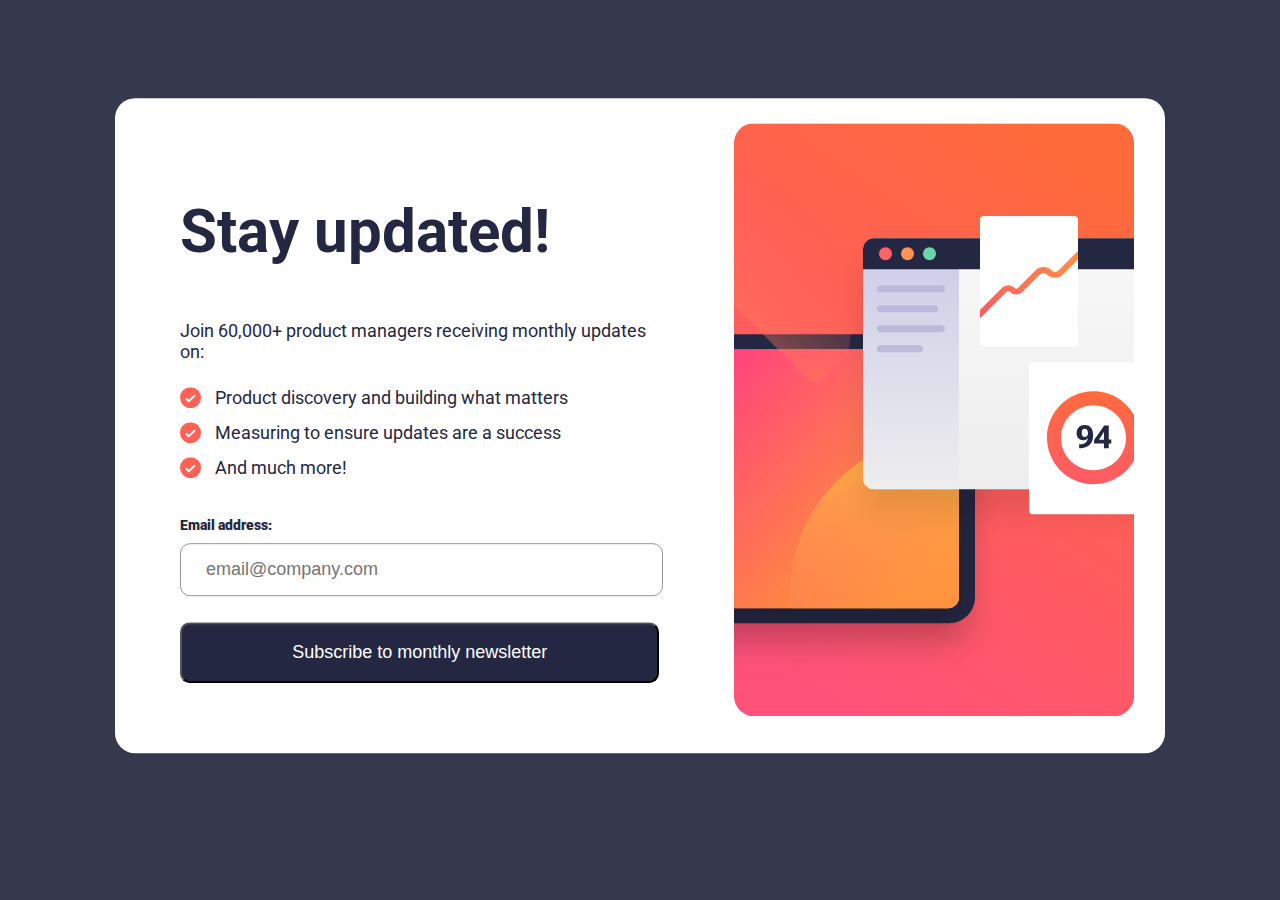
<file: index.html>
<!DOCTYPE html>
<html lang="en">
<head>
  <meta charset="UTF-8">
  <meta name="viewport" content="width=device-width, initial-scale=1.0">
  <title>Newsletter sign-up form with success message</title>

  <link rel="preconnect" href="https://fonts.googleapis.com">
  <link rel="preconnect" href="https://fonts.gstatic.com" crossorigin>
  <link href="https://fonts.googleapis.com/css2?family=Roboto:ital,wght@0,100;0,300;0,400;0,500;0,700;0,900;1,100;1,300;1,400;1,500;1,700;1,900&display=swap" rel="stylesheet">

  <link rel="stylesheet" href="style.css">
</head>
<body>


  <div class="main-box">
    <div class="main-box-inner">

      <img src="images/illustration-sign-up-mobile.svg" class="mobile-image">
  

      <div class="left-content">

        <div class="left-content-inner">
          <h1>Stay updated!</h1>

          <p class="description">Join 60,000+ product managers receiving monthly updates on:</p>


          <div class="left-content-bullet">
            <div class="item">
              <img src="images/icon-list.svg" alt="">
              <p>Product discovery and building what matters</p>
            </div>

            <div class="item">
              <img src="images/icon-list.svg" alt="">
              <p> Measuring to ensure updates are a success</p>
            </div>

            <div class="item">
              <img src="images/icon-list.svg" alt="">
              <p> And much more!</p>
            </div>
          </div>

          <form>

          <div class="left-content-email">
            <div class="input-labels">
              <label for="email">Email address:</label>
              <span class="input-error" id="input-error" style="display: none;">Valid email required</span>
            </div>
            
            <input type="email" name="email" id="email" class="email-input" placeholder="email@company.com">
          </div>

          <div class="btn-section">
            <button type="submit" class="btn" id="submitBtn">Subscribe to monthly newsletter</button>
          </div>

          </form>
        </div>


      </div>

      <div class="right-content">

        <img src="images/illustration-sign-up-desktop.svg" alt="" class="desktop-image">

      </div>

    </div>
  </div>

    <script src="script.js"></script>

</body>
</html>
</file>
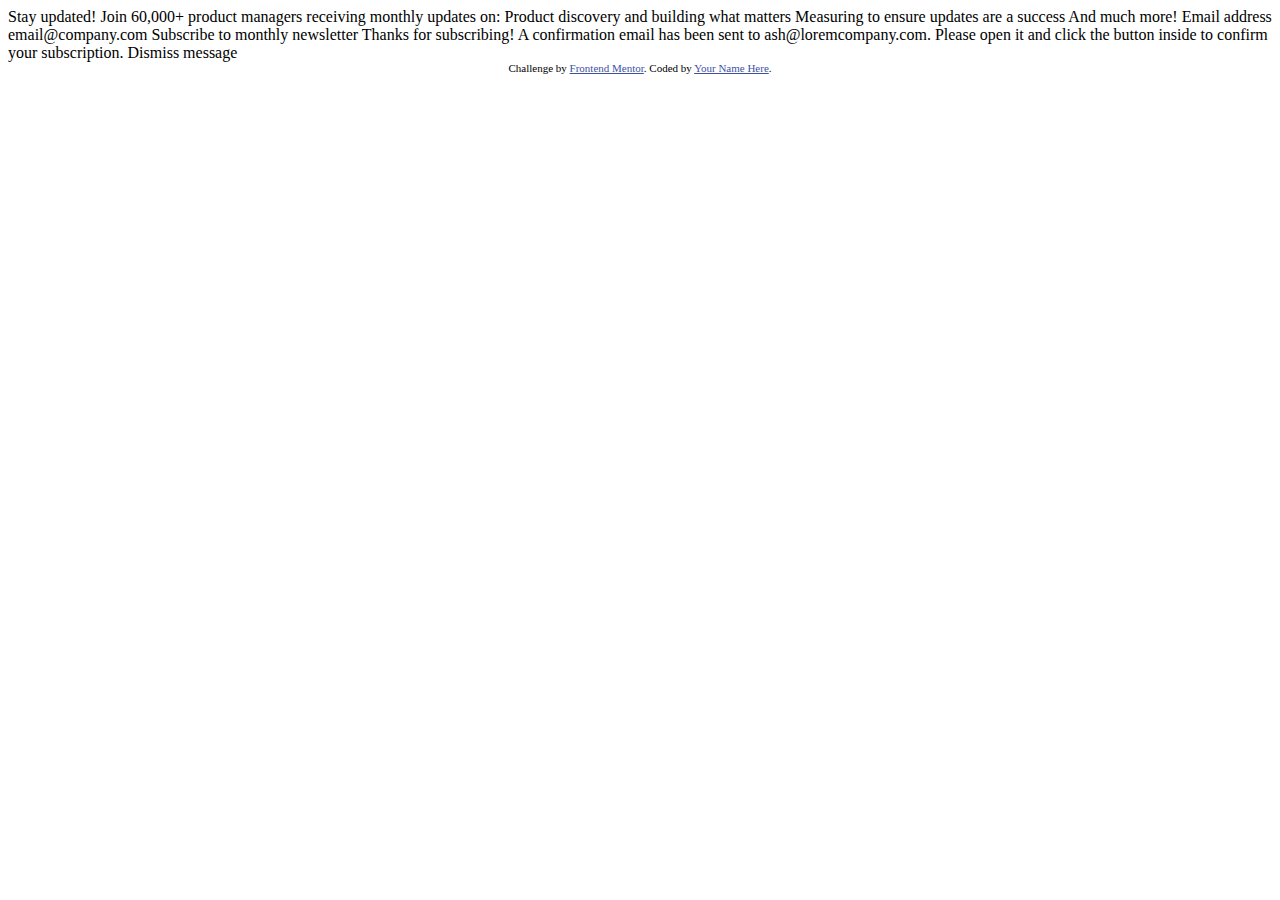
<file: newsletter-sign-up-with-success-message-main/index.html>
<!DOCTYPE html>
<html lang="en">
<head>
  <meta charset="UTF-8">
  <meta name="viewport" content="width=device-width, initial-scale=1.0"> <!-- displays site properly based on user's device -->

  <link rel="icon" type="image/png" sizes="32x32" href="./assets/images/favicon-32x32.png">
  
  <title>Frontend Mentor | Newsletter sign-up form with success message</title>

  <!-- Feel free to remove these styles or customise in your own stylesheet 👍 -->
  <style>
    .attribution { font-size: 11px; text-align: center; }
    .attribution a { color: hsl(228, 45%, 44%); }
  </style>
</head>
<body>

  <!-- Sign-up form start -->

  Stay updated!

  Join 60,000+ product managers receiving monthly updates on:

  Product discovery and building what matters
  Measuring to ensure updates are a success
  And much more!

  Email address
  email@company.com

  Subscribe to monthly newsletter

  <!-- Sign-up form end -->

  <!-- Success message start -->

  Thanks for subscribing!

  A confirmation email has been sent to ash@loremcompany.com. 
  Please open it and click the button inside to confirm your subscription.

  Dismiss message

  <!-- Success message end -->
  
  <div class="attribution">
    Challenge by <a href="https://www.frontendmentor.io?ref=challenge" target="_blank">Frontend Mentor</a>. 
    Coded by <a href="#">Your Name Here</a>.
  </div>
</body>
</html>
</file>
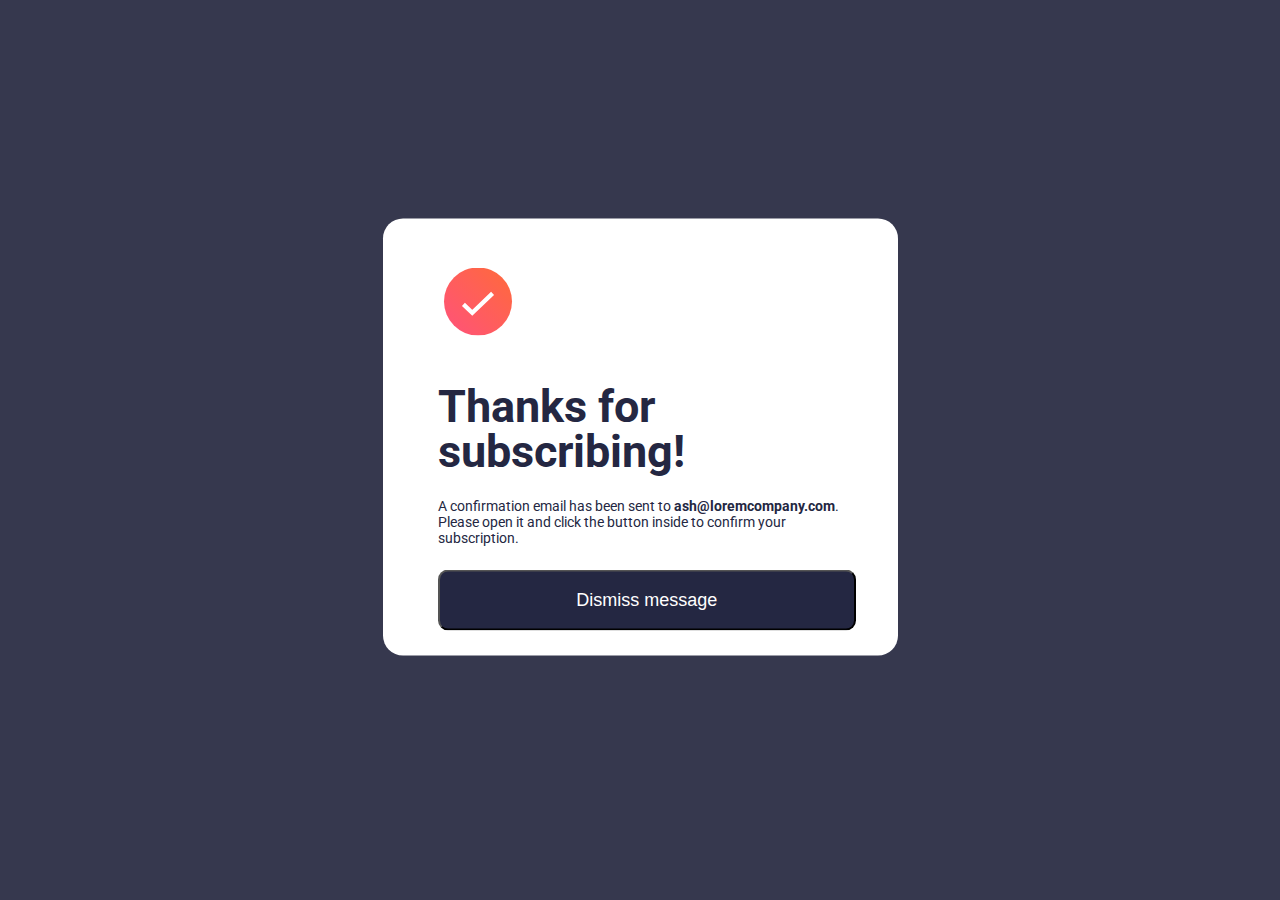
<file: confirm.html>
<!DOCTYPE html>
<html lang="en">
<head>
  <meta charset="UTF-8">
  <meta name="viewport" content="width=device-width, initial-scale=1.0">
  <title>Newsletter sign-up form with success message</title>

  <link rel="preconnect" href="https://fonts.googleapis.com">
  <link rel="preconnect" href="https://fonts.gstatic.com" crossorigin>
  <link href="https://fonts.googleapis.com/css2?family=Roboto:ital,wght@0,100;0,300;0,400;0,500;0,700;0,900;1,100;1,300;1,400;1,500;1,700;1,900&display=swap" rel="stylesheet">

  <link rel="stylesheet" href="style.css">
</head>
<body>

  <div class="confirm-box">
    <div class="confirm-box-inner">

      <img src="images/icon-success.svg" alt="" class="icon-success">

      <h1>Thanks for subscribing!</h1>

      <p>A confirmation email has been sent to <strong>ash@loremcompany.com</strong>.
        Please open it and click the button inside to confirm your subscription.</p>

       <button class="confirm-btn" id="confirm-btn">Dismiss message</button>

    </div>
  </div>


  <script src="script.js"></script>

</body>
</html>
</file>
<file: style.css>
*,
*::after,
*::before {
  padding: 0;
  margin: 0;
  box-sizing: inherit; }


:root {
  --tomato: hsl(4, 100%, 67%);
  --darkSlateGrey: hsl(234, 29%, 20%);
  --charcoalGrey: hsl(235, 18%, 26%);
  --grey: hsl(231, 7%, 60%);
  --white: hsl(0, 0%, 100%);
}

html {
  font-family: "Roboto", sans-serif;
  color: #444444;
  font-size: 62.5%;
}


body {
  background-color: var(--charcoalGrey);
}

.main-box {
  display: flex;
  background-color: #FFF;
  border-radius: 20px;
  width: 1050px;
  margin: 0 auto;
  translate: 0 15%;
}

.main-box-inner {
  display: flex;
  padding: 2.5rem 3rem;
}

.left-content{
  font-size: 1.8rem;
  gap: 1.8px;
  color: var(--darkSlateGrey);
  padding-right: 2.5rem;
}

.left-content-inner {
  width: 85%;
  display: flex;
  flex-direction: column;
  padding: 4.5rem 3.5rem;
}

.left-content h1 {
  font-size: 6rem;
  padding: 2.8rem 0;
}

.description {
  margin-top: 2.5rem;
  margin-bottom: 2.5rem;
}

.desktop-image {
  border-radius: 20px;
}

.left-content-bullet {
  padding-bottom: 2.5rem;
}

.item {
  display: flex;
  align-items: center;
  gap: 14px;
  padding-bottom: 1.4rem;
}


.left-content-email label {
  font-size: 1.4rem;
  font-weight: 900;
  display: block;
}

.email-input {
  padding: 1.5rem 2.5rem;
  margin: 0.96rem 0 2.6rem 0;
  border-radius: 10px;
  width: 90%;
  border: 1px solid var(--grey);
  font-size: 1.8rem;
}

.email-input:focus {
  border: 1px solid var(--grey);
  color: #000;
}

.input-labels {
  display: flex;
  align-items: center;
  justify-content: space-between;
}

.input-error {
  font-size: 1.4rem;
  font-weight: 700;
  color: var(--tomato);
}

.email-input-error {
  background-color: pink;
  border: 1px solid var(--tomato);
}

.email-input-error::placeholder {
  color: var(--tomato);
}

.btn-section {
  display: flex;
  justify-content: center;
}

.btn {
  background-color: var(--darkSlateGrey);
  padding: 1.8rem 2.5rem;
  color: var(--white);
  font-size: 1.8rem;
  border-radius: 10px;
  width: 90%;
}

.btn:hover {
  background-image: linear-gradient(to right, var(--tomato) , #ff6803);
  border: none;
  cursor: pointer;
}

.mobile-image {
  display: none;
}

/* Confirm Box */

.confirm-box {
  display: flex;
  background-color: #FFF;
  border-radius: 20px;
  width: 51.5rem;
  margin: 0 auto;
  translate: 0 50%;
}

.confirm-box-inner {
  display: flex;
  flex-direction: column;
  color: var(--darkSlateGrey);
  gap: 2.4rem;
  padding: 2.5rem 5.5rem;
}

.icon-success{
  height: 6.8rem;
  width: 8rem;
  padding: 2.4rem 0;
}

.confirm-box-inner h1 {
  font-size: 4.5rem;
  line-height: 1.0;
}

.confirm-box-inner p {
  font-size: 1.4rem;
}

.confirm-btn {
  background-color: var(--darkSlateGrey);
  padding: 1.8rem 2.5rem;
  color: var(--white);
  font-size: 1.8rem;
  border-radius: 10px;
  width: 90%;
}

.confirm-btn:hover {
  background-image: linear-gradient(to right, var(--tomato) , #ff6803);
  border: none;
  cursor: pointer;
}


/* < 1064 px (Smaller Tablets) */
@media(max-width: 66.5em){
  html {
    font-size: 52.5%;
  }

  .main-box {
    width: 925px;
  }

}

/* < 918 px (Smaller Tablets) */
@media(max-width: 66.5em){

  .left-content h1 {
    font-size: 4rem;
    padding: 1.4rem 0;
  }

  .main-box {
    width: 725px;
  }

}



/* < 704 px (Smaller Tablets) */
@media(max-width: 49em){

  .left-content h1 {
    font-size: 4rem;
    padding: 1rem 0;
  }

  .main-box {
    display: flex;
    flex-direction: column;
    width: 47.5rem;
    margin-top: 0.5rem;
    translate: 0 0;
  }

  .main-box-inner {
    display: flex;
    flex-direction: column;
    padding: 1.5rem;
  }

  .right-content {
    display: none;
  }

  .mobile-image {
    display: block;
    height: 284px;
    width:375px;
  }

  .confirm-box {
    display: flex;
    background-color: #FFF;
    border-radius: 20px;
    width: 40.5rem;
    margin: 0 auto;
    translate: 0 10px;
  }

}
</file>
